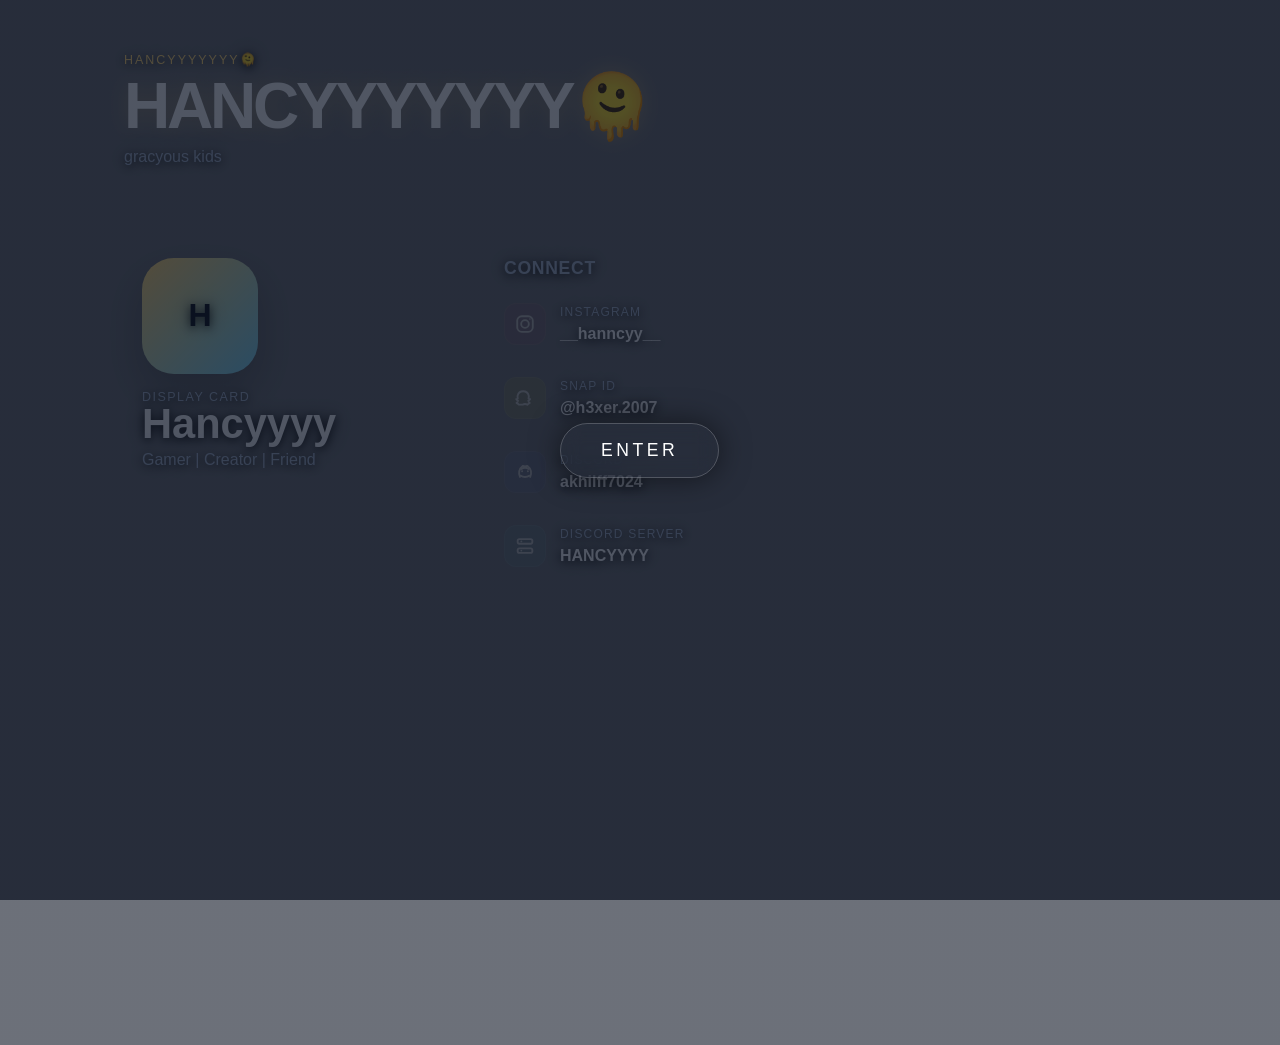
<file: index.html>
<!DOCTYPE html> 
 <html lang="en"> 
 <head> 
   <meta charset="UTF-8"> 
   <meta name="viewport" content="width=device-width, initial-scale=1.0"> 
   <title>HANCYYYYYYY</title> 
   <style> 
     :root { 
       --bg: #0a1120; 
       --panel: transparent; 
       --panel-strong: transparent; 
       --line: transparent; 
       --text: #f3f7ff; 
       --muted: #a3b4d1; 
       --gold: #ffd87a; 
       --cyan: #78d7ff; 
       --pink: #ff85c8; 
       --violet: #9e8bff; 
       --yellow: #ffe168; 
       --orange: #ffb15f; 
       --shadow: none; 
     } 
  
     * { 
       box-sizing: border-box; 
     } 
  
     body { 
       margin: 0; 
       min-height: 100vh; 
       color: var(--text); 
       font-family: "Trebuchet MS", "Segoe UI", sans-serif; 
       overflow-x: hidden; 
       background:  
         linear-gradient(rgba(10, 17, 32, 0.6), rgba(10, 17, 32, 0.6)), 
         url("https://media4.giphy.com/media/v1.Y2lkPTc5MGI3NjExN25oNm9jZm13OXBzbXhlNm1wcDF6MjE5dmNvbjd6N2I1c3NjNnE3biZlcD12MV9pbnRlcm5hbF9naWZfYnlfaWQmY3Q9Zw/PzmwZmvqZA191oqu3L/giphy.gif") center/cover no-repeat fixed; 
     } 
  
     .snowfield { 
       position: fixed; 
       inset: 0; 
       pointer-events: none; 
       overflow: hidden; 
       z-index: 0; 
     } 
  
     .snowflake { 
       position: absolute; 
       top: -10vh; 
       color: rgba(255, 255, 255, 0.82); 
       text-shadow: 0 0 14px rgba(120, 215, 255, 0.34); 
       animation: snow-fall linear infinite; 
     } 
  
     .cursor-star { 
       position: fixed; 
       left: 0; 
       top: 0; 
       width: 28px; 
       height: 28px; 
       margin-left: -14px; 
       margin-top: -14px; 
       display: grid; 
       place-items: center; 
       font-size: 1.1rem; 
       color: #fff3b0; 
       text-shadow: 
         0 0 8px rgba(255, 243, 176, 0.9), 
         0 0 18px rgba(120, 215, 255, 0.42); 
       pointer-events: none; 
       z-index: 5; 
       transition: transform 100ms ease; 
     } 
  
     .cursor-star.hidden { 
       opacity: 0; 
     } 
  
     .star-particle { 
       position: fixed; 
       left: 0; 
       top: 0; 
       pointer-events: none; 
       z-index: 4; 
       color: rgba(255, 243, 176, 0.92); 
       font-size: 0.82rem; 
       animation: star-burst 700ms ease-out forwards; 
     } 
  
     .page-shell { 
       position: relative; 
       z-index: 2; 
       max-width: 1120px; 
       margin: 0 auto; 
       padding: 28px 18px 48px; 
     } 
  
     .top-heading, 
     .profile-shell { 
       border: none; 
       border-radius: 0; 
       box-shadow: none; 
       backdrop-filter: none; 
     } 
  
     .top-heading { 
       margin-bottom: 24px; 
       padding: 24px 26px; 
       background: var(--panel); 
     } 
  
     .top-kicker { 
       margin: 0 0 10px; 
       color: var(--gold); 
       text-transform: uppercase; 
       letter-spacing: 0.16em; 
       font-size: 0.78rem; 
     } 
  
     h1, 
     h2, 
     h3, 
     p { 
       margin-top: 0; 
     } 
  
     h1, 
     h2, 
     h3, 
     p, 
     strong, 
     span { 
       text-shadow: 0 2px 10px rgba(0, 0, 0, 0.9), 0 0 20px rgba(0, 0, 0, 0.5); 
     } 
  
     .top-heading h1 { 
       margin-bottom: 0; 
       font-size: clamp(2.1rem, 5vw, 4rem); 
       line-height: 0.92; 
       letter-spacing: -0.05em; 
       text-shadow: 0 0 22px rgba(255, 216, 122, 0.3); 
     } 
  
     .top-copy { 
       margin: 12px 0 0; 
       max-width: 34ch; 
       color: var(--muted); 
       font-size: 1rem; 
     } 
  
     .profile-shell { 
       display: grid; 
       grid-template-columns: 340px 1fr; 
       gap: 22px; 
       padding: 22px; 
       background: var(--panel); 
     } 
  
     .identity-card, 
     .details-card { 
       border-radius: 0; 
       border: none; 
       background: transparent; 
       backdrop-filter: none; 
       padding: 22px; 
     } 
  
     .avatar-frame { 
       width: 116px; 
       height: 116px; 
       border-radius: 32px; 
       display: grid; 
       place-items: center; 
       overflow: hidden; 
       background: linear-gradient(135deg, #ffd87a, #78d7ff); 
       color: #0a1120; 
       font-size: 2rem; 
       font-weight: 700; 
       box-shadow: 0 18px 40px rgba(0, 0, 0, 0.22); 
     } 
  
     .avatar-frame img { 
       width: 100%; 
       height: 100%; 
       object-fit: cover; 
       display: none; 
     } 
  
     .small-label { 
       margin: 16px 0 8px; 
       color: var(--muted); 
       text-transform: uppercase; 
       letter-spacing: 0.12em; 
       font-size: 0.78rem; 
     } 
  
     .identity-card h2 { 
       margin-bottom: 8px; 
       font-size: clamp(1.8rem, 4vw, 2.6rem); 
       line-height: 0.95; 
     } 
  
     .identity-card p { 
       color: var(--muted); 
       margin-bottom: 0; 
     } 
  
     .tag-chip { 
       display: inline-flex; 
       align-items: center; 
       gap: 8px; 
       margin-top: 18px; 
       padding: 10px 14px; 
       border-radius: 999px; 
       background: rgba(255, 255, 255, 0.05); 
       border: 1px solid rgba(255, 255, 255, 0.06); 
       color: var(--gold); 
       font-size: 0.92rem; 
     } 
  
     .details-card h3 { 
       margin-bottom: 14px; 
       font-size: 1.1rem; 
       letter-spacing: 0.04em; 
       text-transform: uppercase; 
       color: var(--muted); 
     } 
  
     .detail-list { 
       display: grid; 
       gap: 12px; 
     } 
  
     .detail-row { 
       display: flex; 
       align-items: center; 
       gap: 14px; 
       padding: 10px 0; 
       background: transparent; 
       border: none; 
       backdrop-filter: none; 
     } 
  
     .icon-badge { 
       width: 42px; 
       height: 42px; 
       border-radius: 12px; 
       display: grid; 
       place-items: center; 
       flex: 0 0 42px; 
       box-shadow: none; 
       backdrop-filter: blur(2px);
       border: 1px solid rgba(255, 255, 255, 0.1);
       opacity: 0.5;
       transition: opacity 0.3s ease;
     } 

     .icon-badge:hover {
       opacity: 1;
     }
  
     .icon-instagram { 
       background: rgba(225, 48, 108, 0.15) !important; 
     } 
  
     .icon-snap { 
       background: rgba(255, 252, 0, 0.15) !important; 
     } 
  
     .icon-discord { 
       background: rgba(88, 101, 242, 0.15) !important; 
     } 
  
     .icon-server { 
       background: rgba(76, 207, 225, 0.15) !important; 
     } 
  
     .icon-badge svg { 
       width: 22px; 
       height: 22px; 
       fill: none; 
       stroke: #fff; 
       stroke-width: 2; 
       stroke-linecap: round; 
       stroke-linejoin: round; 
     } 
  
     .detail-meta { 
       min-width: 0; 
     } 
  
     .detail-meta span { 
       display: block; 
       color: var(--muted); 
       text-transform: uppercase; 
       letter-spacing: 0.1em; 
       font-size: 0.75rem; 
     } 
  
     .detail-meta strong { 
       display: block; 
       margin-top: 6px; 
       font-size: 1rem; 
       word-break: break-word; 
     } 
  
     .detail-link { 
       color: inherit; 
       text-decoration: none; 
     } 
  
     .detail-link:hover { 
       text-decoration: underline; 
       text-decoration-color: rgba(255, 255, 255, 0.5); 
     } 
  
     /* Spotify Embed Styles */ 
     .spotify-container { 
       margin-top: 24px; 
       border-radius: 12px; 
       overflow: hidden; 
       box-shadow: none; 
       background: transparent; 
       border: none; 
       line-height: 0; 
       position: relative;
     } 
  
     #spotifyPlayer { 
       opacity: 0.8; 
       transition: opacity 0.4s ease, transform 0.4s ease; 
       filter: grayscale(0); 
     } 
  
     #spotifyPlayer:hover {
       opacity: 1;
     }

     /* Hidden YouTube Player for Autoplay */
     #ytPlayer {
       position: absolute;
       width: 1px;
       height: 1px;
       opacity: 0;
       pointer-events: none;
     }
  
     /* Enter Overlay Styles */ 
     .enter-overlay { 
       position: fixed; 
       inset: 0; 
       background:  
         linear-gradient(rgba(10, 17, 32, 0.7), rgba(10, 17, 32, 0.7)), 
         url("https://media4.giphy.com/media/v1.Y2lkPTc5MGI3NjExN25oNm9jZm13OXBzbXhlNm1wcDF6MjE5dmNvbjd6N2I1c3NjNnE3biZlcD12MV9pbnRlcm5hbF9naWZfYnlfaWQmY3Q9Zw/PzmwZmvqZA191oqu3L/giphy.gif") center/cover no-repeat fixed; 
       z-index: 9999; 
       display: grid; 
       place-items: center; 
       transition: opacity 0.8s ease, visibility 0.8s ease; 
     } 
  
     .enter-overlay.hidden { 
       opacity: 0; 
       visibility: hidden; 
     } 
  
     .enter-btn { 
       background: none; 
       border: 1px solid rgba(255, 255, 255, 0.2); 
       color: #fff; 
       padding: 16px 40px; 
       border-radius: 999px; 
       font-size: 1.1rem; 
       letter-spacing: 0.2em; 
       text-transform: uppercase; 
       cursor: pointer; 
       backdrop-filter: blur(10px); 
       transition: all 0.3s ease; 
       box-shadow: 0 0 30px rgba(0, 0, 0, 0.5); 
     } 
  
     .enter-btn:hover { 
       background: rgba(255, 255, 255, 0.05); 
       border-color: var(--gold); 
       color: var(--gold); 
       box-shadow: 0 0 40px rgba(255, 216, 122, 0.15); 
       transform: scale(1.05); 
     } 
  
     @media (max-width: 860px) { 
       .profile-shell { 
         grid-template-columns: 1fr; 
       } 
     } 
  
     @media (pointer: fine) { 
       body { 
         cursor: none; 
       } 
     } 
  
     @media (prefers-reduced-motion: reduce) { 
       .snowflake, 
       .star-particle { 
         animation: none; 
       } 
  
       .cursor-star { 
         display: none; 
       } 
  
       body { 
         cursor: auto; 
       } 
     } 
  
     @keyframes snow-fall { 
       from { 
         transform: translate3d(0, 0, 0) rotate(0deg); 
         opacity: 0; 
       } 
  
       10% { 
         opacity: 0.85; 
       } 
  
       to { 
         transform: translate3d(30px, 115vh, 0) rotate(220deg); 
         opacity: 0.16; 
       } 
     } 
  
     @keyframes star-burst { 
       from { 
         transform: translate3d(0, 0, 0) scale(1); 
         opacity: 0.95; 
       } 
  
       to { 
         transform: translate3d(var(--drift-x), var(--drift-y), 0) scale(0.2); 
         opacity: 0; 
       } 
     } 
   </style> 
 </head> 
 <body> 
   <div class="enter-overlay" id="enterOverlay"> 
     <button class="enter-btn" id="enterBtn">Enter</button> 
   </div> 
  
   <div class="snowfield" id="snowfield" aria-hidden="true"></div> 
   <div class="cursor-star hidden" id="cursorStar" aria-hidden="true">&#9733;</div> 
  
   <div class="page-shell"> 
     <section class="top-heading"> 
       <p class="top-kicker">HANCYYYYYYY&#x1FAE0;</p> 
       <h1>HANCYYYYYYY&#x1FAE0;</h1> 
       <p class="top-copy">gracyous kids</p> 
     </section> 
  
     <section class="profile-shell"> 
       <article class="identity-card"> 
         <div class="avatar-frame"> 
           <span id="avatarText">HY</span> 
           <img id="avatarImage" alt="Profile picture"> 
         </div> 
         <p class="small-label">Display Card</p> 
         <h2 id="profileName">HANCYYYYYYY</h2> 
         <p id="profileTagline">gracyous kids</p> 
       </article> 
  
       <article class="details-card"> 
         <h3>Connect</h3> 
         <div class="detail-list"> 
           <div class="detail-row"> 
             <div class="icon-badge icon-instagram" aria-hidden="true"> 
               <svg viewBox="0 0 24 24"> 
                 <rect x="3.5" y="3.5" width="17" height="17" rx="5"></rect> 
                 <circle cx="12" cy="12" r="4.2"></circle> 
                 <circle cx="17.4" cy="6.6" r="0.8" fill="#fff" stroke="none"></circle> 
               </svg> 
             </div> 
             <div class="detail-meta"> 
               <span>Instagram</span> 
               <strong id="instagramValue">@username</strong> 
             </div> 
           </div> 
  
           <div class="detail-row"> 
             <div class="icon-badge icon-snap" aria-hidden="true"> 
               <svg viewBox="0 0 24 24"> 
                 <path d="M9.3 19.3c.7-.5 1.4-.8 2.7-.8s2 .3 2.7.8c.5-.9 1.3-1.5 2.5-1.8-.9-.7-1.4-1.6-1.6-2.7.9-.2 1.6-.7 2-1.5-.7-.2-1.3-.5-1.8-.9.4-1 .5-2 .2-3.2-.7-2.8-3.2-4.6-6-4.6s-5.3 1.8-6 4.6c-.3 1.2-.2 2.2.2 3.2-.5.4-1.1.7-1.8.9.4.8 1.1 1.3 2 1.5-.2 1.1-.7 2-1.6 2.7 1.2.3 2 .9 2.5 1.8z"></path> 
               </svg> 
             </div> 
             <div class="detail-meta"> 
               <span>Snap ID</span> 
               <strong id="snapValue">username</strong> 
             </div> 
           </div> 
  
           <div class="detail-row"> 
             <div class="icon-badge icon-discord" aria-hidden="true"> 
               <svg viewBox="0 0 24 24"> 
                 <path d="M8 8.8c2.4-1.7 5.6-1.7 8 0"></path> 
                 <path d="M7 16c3 1.7 7 1.7 10 0"></path> 
                 <path d="M8.8 11.2h.1"></path> 
                 <path d="M15.1 11.2h.1"></path> 
                 <path d="M6.5 17.4c-.9-2-1.2-4.1-.8-6.2.5-2.4 1.8-4.4 3.8-5.8 1.7.2 2.6.6 2.6.6s.9-.4 2.6-.6c2 1.4 3.3 3.4 3.8 5.8.4 2.1.1 4.2-.8 6.2"></path> 
               </svg> 
             </div> 
             <div class="detail-meta"> 
               <span>Discord</span> 
               <strong id="discordValue">username</strong> 
             </div> 
           </div> 
  
           <div class="detail-row"> 
             <div class="icon-badge icon-server" aria-hidden="true"> 
               <svg viewBox="0 0 24 24"> 
                 <rect x="4" y="4.5" width="16" height="5" rx="1.8"></rect> 
                 <rect x="4" y="14.5" width="16" height="5" rx="1.8"></rect> 
                 <path d="M8 7h.01"></path> 
                 <path d="M8 17h.01"></path> 
               </svg> 
             </div> 
             <div class="detail-meta"> 
               <span>Discord Server</span> 
               <strong id="serverValue">Server invite or name</strong> 
             </div> 
           </div> 
         </div> 
       </article> 
     </section> 
  
     <!-- Spotify Embed --> 
     <section class="spotify-container" id="spotifyContainer"> 
       <iframe id="spotifyPlayer" data-testid="embed-iframe" style="border-radius:12px" src="https://open.spotify.com/embed/track/2Gs0iF27my40p0dANv2rAg?utm_source=generator" width="100%" height="352" frameBorder="0" allowfullscreen="" allow="autoplay; clipboard-write; encrypted-media; fullscreen; picture-in-picture" loading="lazy"></iframe> 
       <!-- Hidden YouTube Player for reliable background music -->
       <div id="ytPlayerContainer"></div>
     </section> 
   </div> 
  
   <script> 
     const PROFILE = { 
       name: "Hancyyyy", 
       tagline: "Gamer | Creator | Friend", 
       instagram: "__hanncyy__", 
       snap: "@h3xer.2007", 
       discord: "akhilff7024", 
       discordServer: "https://discord.gg/pnBTPt6Des", 
       avatarInitials: "H", 
       photo: "" 
     }; 
  
     document.getElementById("profileName").textContent = PROFILE.name; 
     document.getElementById("profileTagline").textContent = PROFILE.tagline; 
     document.getElementById("avatarText").textContent = PROFILE.avatarInitials; 
  
     // Instagram Link 
     document.getElementById("instagramValue").innerHTML = `<a class="detail-link" href="https://www.instagram.com/${PROFILE.instagram.replace('@', '')}" target="_blank" rel="noreferrer">${PROFILE.instagram}</a>`; 
  
     // Snap ID Link 
     document.getElementById("snapValue").innerHTML = `<a class="detail-link" href="https://www.snapchat.com/add/${PROFILE.snap.replace('@', '')}" target="_blank" rel="noreferrer">${PROFILE.snap}</a>`; 
  
     // Discord handle 
     document.getElementById("discordValue").textContent = PROFILE.discord; 
  
     const serverValue = document.getElementById("serverValue"); 
     if (PROFILE.discordServer.startsWith("http://") || PROFILE.discordServer.startsWith("https://")) { 
       serverValue.innerHTML = `<a class="detail-link" href="${PROFILE.discordServer}" target="_blank" rel="noreferrer">HANCYYYY</a>`; 
     } else { 
       serverValue.textContent = PROFILE.discordServer; 
     } 
  
     if (PROFILE.photo) { 
       const img = document.getElementById("avatarImage"); 
       img.src = PROFILE.photo; 
       img.style.display = "block"; 
       document.getElementById("avatarText").style.display = "none"; 
     } 
  
     const snowfield = document.getElementById("snowfield"); 
     const cursorStar = document.getElementById("cursorStar"); 
     const enterOverlay = document.getElementById("enterOverlay"); 
     const enterBtn = document.getElementById("enterBtn"); 
     const spotifyContainer = document.getElementById("spotifyContainer"); 
     const ytPlayerContainer = document.getElementById("ytPlayerContainer");
     let lastParticleTime = 0; 
  
     enterBtn.addEventListener("click", () => { 
       enterOverlay.classList.add("hidden"); 
  
       // 1. Start Background Music via YouTube (Most reliable for autoplay)
       // Song: MONTAGEM XONADA
       const videoId = "L8u_z4AaXRs"; 
       const ytIframe = document.createElement("iframe");
       ytIframe.id = "ytPlayer";
       ytIframe.src = `https://www.youtube.com/embed/${videoId}?autoplay=1&loop=1&playlist=${videoId}&controls=0&mute=0&enablejsapi=1`;
       ytIframe.allow = "autoplay";
       ytPlayerContainer.appendChild(ytIframe);

       // 2. Make Spotify visual active
        const spotifyPlayer = document.getElementById("spotifyPlayer");
        if (spotifyPlayer) {
          spotifyPlayer.style.opacity = "1";
        }
     }); 
  
     const snowflakeCount = window.matchMedia("(max-width: 920px)").matches ? 25 : 40; 
     for (let index = 0; index < snowflakeCount; index += 1) { 
       const flake = document.createElement("span"); 
       flake.className = "snowflake"; 
       flake.innerHTML = "&#10052;"; 
       flake.style.left = `${Math.random() * 100}%`; 
       flake.style.fontSize = `${10 + Math.random() * 18}px`; 
       flake.style.opacity = `${0.38 + Math.random() * 0.42}`; 
       flake.style.animationDuration = `${7 + Math.random() * 9}s`; 
       flake.style.animationDelay = `${Math.random() * -12}s`; 
       snowfield.appendChild(flake); 
     } 
  
     if (window.matchMedia("(pointer: fine)").matches) { 
       document.addEventListener("pointermove", (event) => { 
         cursorStar.classList.remove("hidden"); 
         cursorStar.style.transform = `translate(${event.clientX}px, ${event.clientY}px) scale(1)`; 
         const now = performance.now(); 
         if (now - lastParticleTime > 30) { 
           spawnStarParticle(event.clientX, event.clientY); 
           lastParticleTime = now; 
         } 
       }); 
  
       document.addEventListener("pointerleave", () => { 
         cursorStar.classList.add("hidden"); 
       }); 
     } 
  
     function spawnStarParticle(x, y) { 
       const particle = document.createElement("span"); 
       particle.className = "star-particle"; 
       particle.innerHTML = Math.random() > 0.5 ? "&#10022;" : "&#10023;"; 
       particle.style.left = `${x}px`; 
       particle.style.top = `${y}px`; 
       particle.style.setProperty("--drift-x", `${-10 + Math.random() * 20}px`); 
       particle.style.setProperty("--drift-y", `${-10 + Math.random() * 20}px`); 
       document.body.appendChild(particle); 
       window.setTimeout(() => particle.remove(), 700); 
     } 
   </script> 
 </body> 
 </html>
</file>
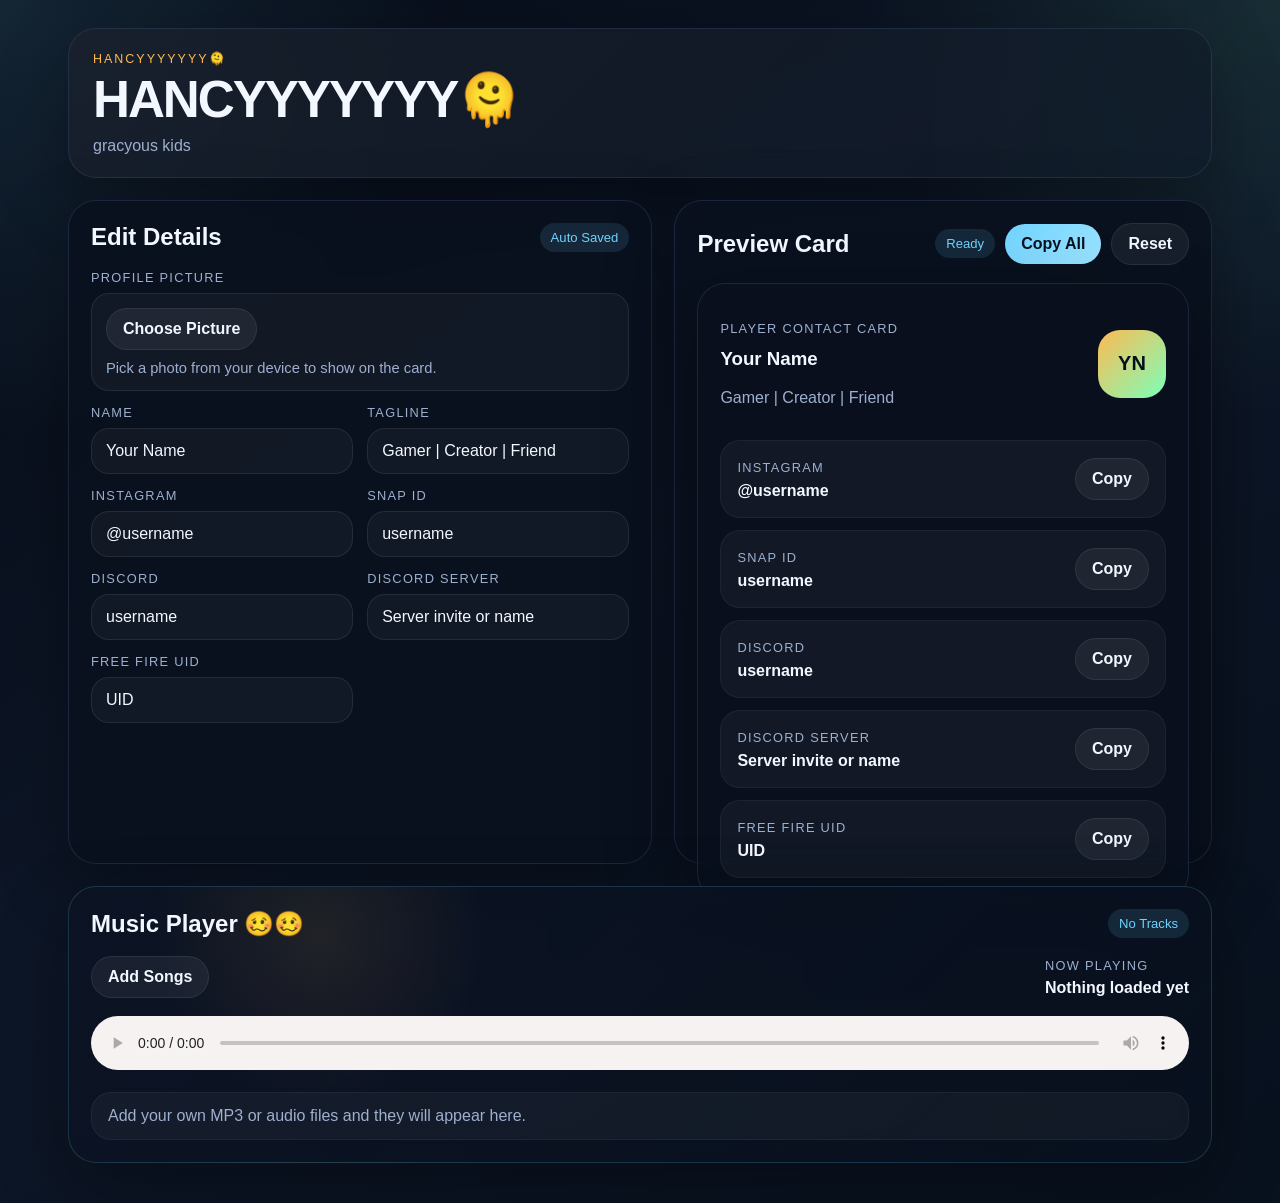
<file: shareable-card.html>
﻿<!DOCTYPE html>
<html lang="en">
<head>
  <meta charset="UTF-8">
  <meta name="viewport" content="width=device-width, initial-scale=1.0">
  <title>Social UID Card</title>
  <style>
:root {
  --bg: #0b1220;
  --bg-soft: #111b2f;
  --panel: rgba(10, 17, 30, 0.88);
  --panel-border: rgba(142, 178, 255, 0.14);
  --text: #f3f7ff;
  --muted: #9db0cf;
  --accent: #6fd3ff;
  --accent-2: #7cffba;
  --accent-3: #ffba52;
  --shadow: 0 24px 70px rgba(0, 0, 0, 0.32);
}

* {
  box-sizing: border-box;
}

body {
  margin: 0;
  min-height: 100vh;
  font-family: "Trebuchet MS", "Segoe UI", sans-serif;
  color: var(--text);
  overflow-x: hidden;
  background:
    radial-gradient(circle at top left, rgba(111, 211, 255, 0.12), transparent 25%),
    radial-gradient(circle at top right, rgba(124, 255, 186, 0.1), transparent 24%),
    linear-gradient(145deg, #070d18 0%, #0d1627 48%, #08111e 100%);
}

button,
input {
  font: inherit;
}

.page-shell {
  position: relative;
  z-index: 2;
  max-width: 1180px;
  margin: 0 auto;
  padding: 28px 18px 40px;
}

.top-heading {
  margin-bottom: 22px;
  padding: 22px 24px;
  border: 1px solid rgba(142, 178, 255, 0.12);
  border-radius: 28px;
  background:
    linear-gradient(135deg, rgba(255, 255, 255, 0.05), rgba(111, 211, 255, 0.04)),
    rgba(10, 17, 30, 0.72);
  box-shadow: var(--shadow);
  backdrop-filter: blur(16px);
}

.top-kicker {
  margin: 0 0 10px;
  color: var(--accent-3);
  text-transform: uppercase;
  letter-spacing: 0.16em;
  font-size: 0.78rem;
}

.top-heading h1 {
  margin: 0;
  font-size: clamp(1.9rem, 4vw, 3.6rem);
  line-height: 0.95;
  letter-spacing: -0.04em;
}

.top-copy {
  margin: 12px 0 0;
  color: var(--muted);
  max-width: 44ch;
}

.snowfield {
  position: fixed;
  inset: 0;
  overflow: hidden;
  pointer-events: none;
  z-index: 0;
}

.snowflake {
  position: absolute;
  top: -10vh;
  color: rgba(255, 255, 255, 0.82);
  text-shadow: 0 0 14px rgba(111, 211, 255, 0.3);
  animation-name: snow-fall;
  animation-timing-function: linear;
  animation-iteration-count: infinite;
}

.cursor-star {
  position: fixed;
  left: 0;
  top: 0;
  width: 28px;
  height: 28px;
  margin-left: -14px;
  margin-top: -14px;
  display: grid;
  place-items: center;
  font-size: 1.1rem;
  color: #fff1a8;
  text-shadow:
    0 0 8px rgba(255, 241, 168, 0.85),
    0 0 20px rgba(111, 211, 255, 0.45);
  pointer-events: none;
  z-index: 5;
  transition: transform 100ms ease;
}

.cursor-star.hidden {
  opacity: 0;
}

.star-particle {
  position: fixed;
  left: 0;
  top: 0;
  font-size: 0.85rem;
  color: rgba(255, 241, 168, 0.95);
  pointer-events: none;
  z-index: 4;
  animation: star-burst 700ms ease-out forwards;
}

.panel,
.profile-card {
  background: var(--panel);
  border: 1px solid var(--panel-border);
  border-radius: 28px;
  box-shadow: var(--shadow);
  backdrop-filter: blur(16px);
}

.eyebrow,
.card-label,
.info-row span,
.field span {
  color: var(--muted);
  text-transform: uppercase;
  letter-spacing: 0.1em;
  font-size: 0.8rem;
}

h2,
h3,
p {
  margin-top: 0;
}

button {
  border: 0;
  border-radius: 999px;
  padding: 11px 16px;
  cursor: pointer;
  background: linear-gradient(135deg, var(--accent), #9de4ff);
  color: #08111e;
  font-weight: 700;
}

.ghost-btn,
.mini-copy-btn {
  background: rgba(255, 255, 255, 0.06);
  color: var(--text);
  border: 1px solid rgba(255, 255, 255, 0.08);
}

.upload-btn {
  display: inline-flex;
  align-items: center;
  justify-content: center;
  padding: 11px 16px;
  border-radius: 999px;
  background: rgba(255, 255, 255, 0.06);
  color: var(--text);
  border: 1px solid rgba(255, 255, 255, 0.08);
  font-weight: 700;
  cursor: pointer;
}

.dashboard {
  display: grid;
  grid-template-columns: 1fr 0.92fr;
  gap: 22px;
  margin-top: 0;
}

.music-panel {
  grid-column: 1 / -1;
  background:
    radial-gradient(circle at 22% 18%, rgba(255, 186, 82, 0.09), transparent 18%),
    linear-gradient(135deg, rgba(12, 20, 36, 0.92), rgba(8, 16, 30, 0.88));
  border-color: rgba(111, 211, 255, 0.18);
}

.panel {
  padding: 22px;
}

.panel-heading {
  display: flex;
  align-items: center;
  justify-content: space-between;
  gap: 12px;
  margin-bottom: 18px;
}

.panel-heading h2 {
  margin-bottom: 0;
}

.panel-actions {
  display: flex;
  align-items: center;
  justify-content: flex-end;
  gap: 10px;
  flex-wrap: wrap;
}

.pill {
  padding: 7px 11px;
  border-radius: 999px;
  background: rgba(111, 211, 255, 0.12);
  color: var(--accent);
  font-size: 0.82rem;
}

.field-grid {
  display: grid;
  grid-template-columns: repeat(2, 1fr);
  gap: 14px;
}

.field {
  display: grid;
  gap: 8px;
}

.field-wide {
  grid-column: 1 / -1;
}

.photo-picker {
  padding: 14px;
  border-radius: 18px;
  border: 1px solid rgba(255, 255, 255, 0.08);
  background: rgba(255, 255, 255, 0.04);
}

.helper-text {
  margin: 10px 0 0;
  color: var(--muted);
  font-size: 0.92rem;
}

input {
  width: 100%;
  border-radius: 18px;
  border: 1px solid rgba(255, 255, 255, 0.08);
  background: rgba(255, 255, 255, 0.04);
  color: var(--text);
  padding: 13px 14px;
}

.preview-panel {
  display: flex;
  flex-direction: column;
}

.music-toolbar {
  display: flex;
  align-items: center;
  justify-content: space-between;
  gap: 16px;
  flex-wrap: wrap;
}

.now-playing {
  display: grid;
  gap: 6px;
}

.now-playing span {
  color: var(--muted);
  text-transform: uppercase;
  letter-spacing: 0.1em;
  font-size: 0.8rem;
}

.audio-player {
  width: 100%;
  margin-top: 18px;
  border-radius: 18px;
  filter: hue-rotate(170deg) saturate(1.1);
}

.playlist {
  margin-top: 18px;
  display: grid;
  gap: 12px;
}

.playlist-empty,
.track-item {
  padding: 14px 16px;
  border-radius: 20px;
  background: rgba(255, 255, 255, 0.04);
  border: 1px solid rgba(255, 255, 255, 0.05);
}

.playlist-empty {
  color: var(--muted);
}

.track-item {
  display: flex;
  align-items: center;
  justify-content: space-between;
  gap: 12px;
}

.track-item.active {
  border-color: rgba(111, 211, 255, 0.28);
  background: rgba(111, 211, 255, 0.09);
  box-shadow: inset 0 0 0 1px rgba(255, 255, 255, 0.03);
}

.track-meta {
  min-width: 0;
}

.track-meta span {
  display: block;
  color: var(--muted);
  text-transform: uppercase;
  letter-spacing: 0.1em;
  font-size: 0.76rem;
}

.track-meta strong {
  display: block;
  margin-top: 6px;
  word-break: break-word;
}

.play-track-btn {
  min-width: 78px;
}

.profile-card {
  padding: 22px;
  min-height: 100%;
  display: grid;
  gap: 18px;
}

.profile-top {
  display: flex;
  align-items: center;
  justify-content: space-between;
  gap: 14px;
}

.tagline {
  margin-bottom: 0;
  color: var(--muted);
}

.avatar-badge {
  width: 68px;
  height: 68px;
  border-radius: 22px;
  overflow: hidden;
  position: relative;
  display: grid;
  place-items: center;
  font-size: 1.25rem;
  font-weight: 700;
  color: #06101a;
  background: linear-gradient(135deg, var(--accent-3), var(--accent-2));
}

.profile-photo {
  width: 100%;
  height: 100%;
  object-fit: cover;
  display: block;
}

.profile-photo.hidden {
  display: none;
}

#avatarInitials.hidden {
  display: none;
}

.info-list {
  display: grid;
  gap: 12px;
}

.info-row {
  display: flex;
  align-items: center;
  justify-content: space-between;
  gap: 12px;
  padding: 14px 16px;
  border-radius: 20px;
  background: rgba(255, 255, 255, 0.04);
  border: 1px solid rgba(255, 255, 255, 0.05);
}

.info-row strong {
  display: block;
  margin-top: 6px;
  font-size: 1rem;
  word-break: break-word;
}

.mini-copy-btn {
  min-width: 72px;
}

@media (max-width: 920px) {
  .dashboard {
    grid-template-columns: 1fr;
    display: grid;
  }

  .field-grid {
    grid-template-columns: 1fr;
  }

  .panel-actions {
    width: 100%;
    justify-content: flex-start;
  }
}

@media (pointer: fine) {
  body {
    cursor: none;
  }
}

@media (prefers-reduced-motion: reduce) {
  .snowflake,
  .star-particle {
    animation: none;
  }

  .cursor-star {
    display: none;
  }

  body {
    cursor: auto;
  }
}

@keyframes snow-fall {
  from {
    transform: translate3d(0, 0, 0) rotate(0deg);
    opacity: 0;
  }

  10% {
    opacity: 0.85;
  }

  to {
    transform: translate3d(30px, 115vh, 0) rotate(240deg);
    opacity: 0.2;
  }
}

@keyframes star-burst {
  from {
    transform: translate3d(0, 0, 0) scale(1);
    opacity: 0.95;
  }

  to {
    transform: translate3d(var(--drift-x), var(--drift-y), 0) scale(0.2);
    opacity: 0;
  }
}

</style>
</head>
<body>
  <div class="snowfield" id="snowfield" aria-hidden="true"></div>
  <div class="cursor-star hidden" id="cursorStar" aria-hidden="true">&#9733;</div>
  <div class="page-shell">
    <section class="top-heading">
      <p class="top-kicker">HANCYYYYYYY&#x1FAE0;</p>
      <h1>HANCYYYYYYY&#x1FAE0;</h1>
      <p class="top-copy">gracyous kids</p>
    </section>

    <main class="dashboard">
      <section class="panel form-panel">
        <div class="panel-heading">
          <h2>Edit Details</h2>
          <span class="pill">Auto Saved</span>
        </div>

        <div class="field-grid">
          <label class="field field-wide">
            <span>Profile Picture</span>
            <div class="photo-picker">
              <label class="upload-btn" for="photoInput">Choose Picture</label>
              <input id="photoInput" type="file" accept="image/*" hidden>
              <p class="helper-text">Pick a photo from your device to show on the card.</p>
            </div>
          </label>
          <label class="field">
            <span>Name</span>
            <input id="nameInput" type="text" placeholder="Your name or nickname">
          </label>
          <label class="field">
            <span>Tagline</span>
            <input id="taglineInput" type="text" placeholder="Short bio or status">
          </label>
          <label class="field">
            <span>Instagram</span>
            <input id="instagramInput" type="text" placeholder="@username">
          </label>
          <label class="field">
            <span>Snap ID</span>
            <input id="snapInput" type="text" placeholder="Your Snapchat username">
          </label>
          <label class="field">
            <span>Discord</span>
            <input id="discordInput" type="text" placeholder="username">
          </label>
          <label class="field">
            <span>Discord Server</span>
            <input id="discordServerInput" type="text" placeholder="Server invite or name">
          </label>
          <label class="field">
            <span>Free Fire UID</span>
            <input id="freefireUidInput" type="text" placeholder="Your UID">
          </label>
        </div>
      </section>

      <section class="panel preview-panel">
        <div class="panel-heading">
          <h2>Preview Card</h2>
          <div class="panel-actions">
            <span id="statusPill" class="pill">Ready</span>
            <button id="copyAllBtn">Copy All</button>
            <button id="resetBtn" class="ghost-btn">Reset</button>
          </div>
        </div>

        <article class="profile-card" id="profileCard">
          <div class="profile-top">
            <div>
              <p class="card-label">Player Contact Card</p>
              <h3 id="displayName">Your Name</h3>
              <p id="displayTagline" class="tagline">Add your tagline here.</p>
            </div>
            <div class="avatar-badge" id="avatarBadge">
              <img id="profilePhoto" class="profile-photo hidden" alt="Profile picture">
              <span id="avatarInitials">YN</span>
            </div>
          </div>

          <div class="info-list">
            <div class="info-row">
              <div>
                <span>Instagram</span>
                <strong id="displayInstagram">@username</strong>
              </div>
              <button class="mini-copy-btn" data-copy-target="instagram">Copy</button>
            </div>
            <div class="info-row">
              <div>
                <span>Snap ID</span>
                <strong id="displaySnap">username</strong>
              </div>
              <button class="mini-copy-btn" data-copy-target="snap">Copy</button>
            </div>
            <div class="info-row">
              <div>
                <span>Discord</span>
                <strong id="displayDiscord">username</strong>
              </div>
              <button class="mini-copy-btn" data-copy-target="discord">Copy</button>
            </div>
            <div class="info-row">
              <div>
                <span>Discord Server</span>
                <strong id="displayDiscordServer">Server invite or name</strong>
              </div>
              <button class="mini-copy-btn" data-copy-target="discordServer">Copy</button>
            </div>
            <div class="info-row">
              <div>
                <span>Free Fire UID</span>
                <strong id="displayFreefireUid">UID</strong>
              </div>
              <button class="mini-copy-btn" data-copy-target="freefireUid">Copy</button>
            </div>
          </div>
        </article>
      </section>
      <section class="panel music-panel">
        <div class="panel-heading">
          <h2>Music Player &#x1F974;&#x1F974;</h2>
          <span class="pill" id="trackCountPill">No Tracks</span>
        </div>
        <div class="music-toolbar">
          <label class="upload-btn" for="songInput">Add Songs</label>
          <input id="songInput" type="file" accept="audio/*" multiple hidden>
          <div class="now-playing">
            <span>Now Playing</span>
            <strong id="nowPlayingLabel">Nothing loaded yet</strong>
          </div>
        </div>
        <audio id="audioPlayer" class="audio-player" controls preload="metadata"></audio>
        <div class="playlist" id="playlist">
          <div class="playlist-empty" id="playlistEmpty">
            Add your own MP3 or audio files and they will appear here.
          </div>
        </div>
      </section>
    </main>
  </div>

  <script>
const STORAGE_KEY = "social-uid-app";

const defaults = {
  name: "Your Name",
  tagline: "Gamer | Creator | Friend",
  instagram: "@username",
  snap: "username",
  discord: "username",
  discordServer: "Server invite or name",
  freefireUid: "UID",
  photoDataUrl: ""
};

const state = loadState();

const inputs = {
  photo: document.getElementById("photoInput"),
  name: document.getElementById("nameInput"),
  tagline: document.getElementById("taglineInput"),
  instagram: document.getElementById("instagramInput"),
  snap: document.getElementById("snapInput"),
  discord: document.getElementById("discordInput"),
  discordServer: document.getElementById("discordServerInput"),
  freefireUid: document.getElementById("freefireUidInput")
};

const displays = {
  name: document.getElementById("displayName"),
  tagline: document.getElementById("displayTagline"),
  instagram: document.getElementById("displayInstagram"),
  snap: document.getElementById("displaySnap"),
  discord: document.getElementById("displayDiscord"),
  discordServer: document.getElementById("displayDiscordServer"),
  freefireUid: document.getElementById("displayFreefireUid")
};

const avatarBadge = document.getElementById("avatarBadge");
const profilePhoto = document.getElementById("profilePhoto");
const avatarInitials = document.getElementById("avatarInitials");
const statusPill = document.getElementById("statusPill");
const copyAllBtn = document.getElementById("copyAllBtn");
const resetBtn = document.getElementById("resetBtn");
const miniCopyButtons = document.querySelectorAll(".mini-copy-btn");
const songInput = document.getElementById("songInput");
const audioPlayer = document.getElementById("audioPlayer");
const playlist = document.getElementById("playlist");
const playlistEmpty = document.getElementById("playlistEmpty");
const nowPlayingLabel = document.getElementById("nowPlayingLabel");
const trackCountPill = document.getElementById("trackCountPill");
const snowfield = document.getElementById("snowfield");
const cursorStar = document.getElementById("cursorStar");

let lastParticleTime = 0;
let tracks = [];
let activeTrackIndex = -1;

applyState();
bindEvents();
initSnowfall();
initCursorEffects();

function loadState() {
  try {
    const saved = JSON.parse(localStorage.getItem(STORAGE_KEY));
    return { ...defaults, ...(saved || {}) };
  } catch {
    return { ...defaults };
  }
}

function saveState() {
  localStorage.setItem(STORAGE_KEY, JSON.stringify(state));
}

function applyState() {
  Object.keys(inputs).forEach((key) => {
    if (key === "photo") {
      return;
    }
    inputs[key].value = state[key];
    displays[key].textContent = state[key] || defaults[key];
  });

  avatarInitials.textContent = initialsFromName(state.name);

  if (state.photoDataUrl) {
    profilePhoto.src = state.photoDataUrl;
    profilePhoto.classList.remove("hidden");
    avatarInitials.classList.add("hidden");
  } else {
    profilePhoto.removeAttribute("src");
    profilePhoto.classList.add("hidden");
    avatarInitials.classList.remove("hidden");
  }
}

function bindEvents() {
  Object.entries(inputs).forEach(([key, input]) => {
    if (key === "photo") {
      return;
    }

    input.addEventListener("input", () => {
      state[key] = input.value.trim() || defaults[key];
      applyState();
      saveState();
      flashStatus("Saved");
    });
  });

  copyAllBtn.addEventListener("click", async () => {
    const text = buildShareText();
    await copyText(text, "Copied everything");
  });

  resetBtn.addEventListener("click", () => {
    Object.assign(state, defaults);
    inputs.photo.value = "";
    applyState();
    saveState();
    flashStatus("Reset complete");
  });

  miniCopyButtons.forEach((button) => {
    button.addEventListener("click", async () => {
      const key = button.dataset.copyTarget;
      await copyText(state[key] || defaults[key], `${labelForKey(key)} copied`);
    });
  });

  songInput.addEventListener("change", () => {
    loadTracks(songInput.files);
  });

  inputs.photo.addEventListener("change", () => {
    const [file] = inputs.photo.files || [];
    if (!file) {
      return;
    }

    const reader = new FileReader();
    reader.addEventListener("load", () => {
      state.photoDataUrl = typeof reader.result === "string" ? reader.result : "";
      applyState();
      saveState();
      flashStatus("Picture added");
    });
    reader.readAsDataURL(file);
  });

  audioPlayer.addEventListener("ended", () => {
    if (activeTrackIndex >= 0 && activeTrackIndex < tracks.length - 1) {
      playTrack(activeTrackIndex + 1);
    }
  });
}

function initSnowfall() {
  const snowflakeCount = window.matchMedia("(max-width: 920px)").matches ? 18 : 30;

  for (let index = 0; index < snowflakeCount; index += 1) {
    const flake = document.createElement("span");
    flake.className = "snowflake";
    flake.innerHTML = "&#10052;";
    flake.style.left = `${Math.random() * 100}%`;
    flake.style.fontSize = `${10 + Math.random() * 18}px`;
    flake.style.opacity = `${0.4 + Math.random() * 0.45}`;
    flake.style.animationDuration = `${7 + Math.random() * 9}s`;
    flake.style.animationDelay = `${Math.random() * -12}s`;
    snowfield.appendChild(flake);
  }
}

function initCursorEffects() {
  if (!window.matchMedia("(pointer: fine)").matches) {
    return;
  }

  document.addEventListener("pointermove", (event) => {
    cursorStar.classList.remove("hidden");
    cursorStar.style.transform = `translate(${event.clientX}px, ${event.clientY}px) scale(1)`;

    const now = performance.now();
    if (now - lastParticleTime > 40) {
      spawnStarParticle(event.clientX, event.clientY);
      lastParticleTime = now;
    }
  });

  document.addEventListener("pointerdown", () => {
    cursorStar.style.scale = "1.2";
  });

  document.addEventListener("pointerup", () => {
    cursorStar.style.scale = "1";
  });

  document.addEventListener("pointerleave", () => {
    cursorStar.classList.add("hidden");
  });
}

function spawnStarParticle(x, y) {
  const particle = document.createElement("span");
  particle.className = "star-particle";
  particle.innerHTML = Math.random() > 0.5 ? "&#10022;" : "&#10023;";
  particle.style.left = `${x}px`;
  particle.style.top = `${y}px`;
  particle.style.setProperty("--drift-x", `${-10 + Math.random() * 20}px`);
  particle.style.setProperty("--drift-y", `${-10 + Math.random() * 20}px`);
  document.body.appendChild(particle);

  window.setTimeout(() => {
    particle.remove();
  }, 700);
}

function loadTracks(fileList) {
  const freshTracks = Array.from(fileList || []).map((file) => ({
    name: file.name,
    url: URL.createObjectURL(file)
  }));

  tracks.forEach((track) => {
    URL.revokeObjectURL(track.url);
  });

  tracks = freshTracks;
  activeTrackIndex = -1;
  renderPlaylist();

  if (tracks.length > 0) {
    playTrack(0);
    flashStatus("Songs loaded");
  } else {
    nowPlayingLabel.textContent = "Nothing loaded yet";
    trackCountPill.textContent = "No Tracks";
  }
}

function renderPlaylist() {
  playlist.innerHTML = "";

  if (tracks.length === 0) {
    playlist.appendChild(playlistEmpty);
    trackCountPill.textContent = "No Tracks";
    return;
  }

  trackCountPill.textContent = `${tracks.length} Track${tracks.length === 1 ? "" : "s"}`;

  tracks.forEach((track, index) => {
    const item = document.createElement("div");
    item.className = `track-item${index === activeTrackIndex ? " active" : ""}`;
    item.innerHTML = `
      <div class="track-meta">
        <span>Playlist Item ${index + 1}</span>
        <strong>${escapeHtml(track.name)}</strong>
      </div>
      <button class="mini-copy-btn play-track-btn" type="button">Play</button>
    `;

    item.querySelector("button").addEventListener("click", () => {
      playTrack(index);
    });

    playlist.appendChild(item);
  });
}

function playTrack(index) {
  const track = tracks[index];
  if (!track) {
    return;
  }

  activeTrackIndex = index;
  audioPlayer.src = track.url;
  audioPlayer.play().catch(() => {
    flashStatus("Tap play to start");
  });
  nowPlayingLabel.textContent = track.name;
  renderPlaylist();
}

async function copyText(text, message) {
  try {
    await navigator.clipboard.writeText(text);
    flashStatus(message);
  } catch {
    flashStatus("Copy failed");
  }
}

function flashStatus(message) {
  statusPill.textContent = message;
  window.clearTimeout(flashStatus.timeoutId);
  flashStatus.timeoutId = window.setTimeout(() => {
    statusPill.textContent = "Ready";
  }, 1400);
}

function initialsFromName(name) {
  const words = name.trim().split(/\s+/).filter(Boolean).slice(0, 2);
  return words.map((word) => word[0]?.toUpperCase() || "").join("") || "YN";
}

function labelForKey(key) {
  const labels = {
    instagram: "Instagram",
    snap: "Snap ID",
    discord: "Discord",
    discordServer: "Discord Server",
    freefireUid: "Free Fire UID"
  };

  return labels[key] || "Value";
}

function buildShareText() {
  return [
    `${state.name}`,
    `${state.tagline}`,
    `Instagram: ${state.instagram}`,
    `Snap ID: ${state.snap}`,
    `Discord: ${state.discord}`,
    `Discord Server: ${state.discordServer}`,
    `Free Fire UID: ${state.freefireUid}`
  ].join("\n");
}

function escapeHtml(value) {
  return value
    .replaceAll("&", "&amp;")
    .replaceAll("<", "&lt;")
    .replaceAll(">", "&gt;")
    .replaceAll("\"", "&quot;")
    .replaceAll("'", "&#39;");
}

</script>
</body>
</html>
</file>
